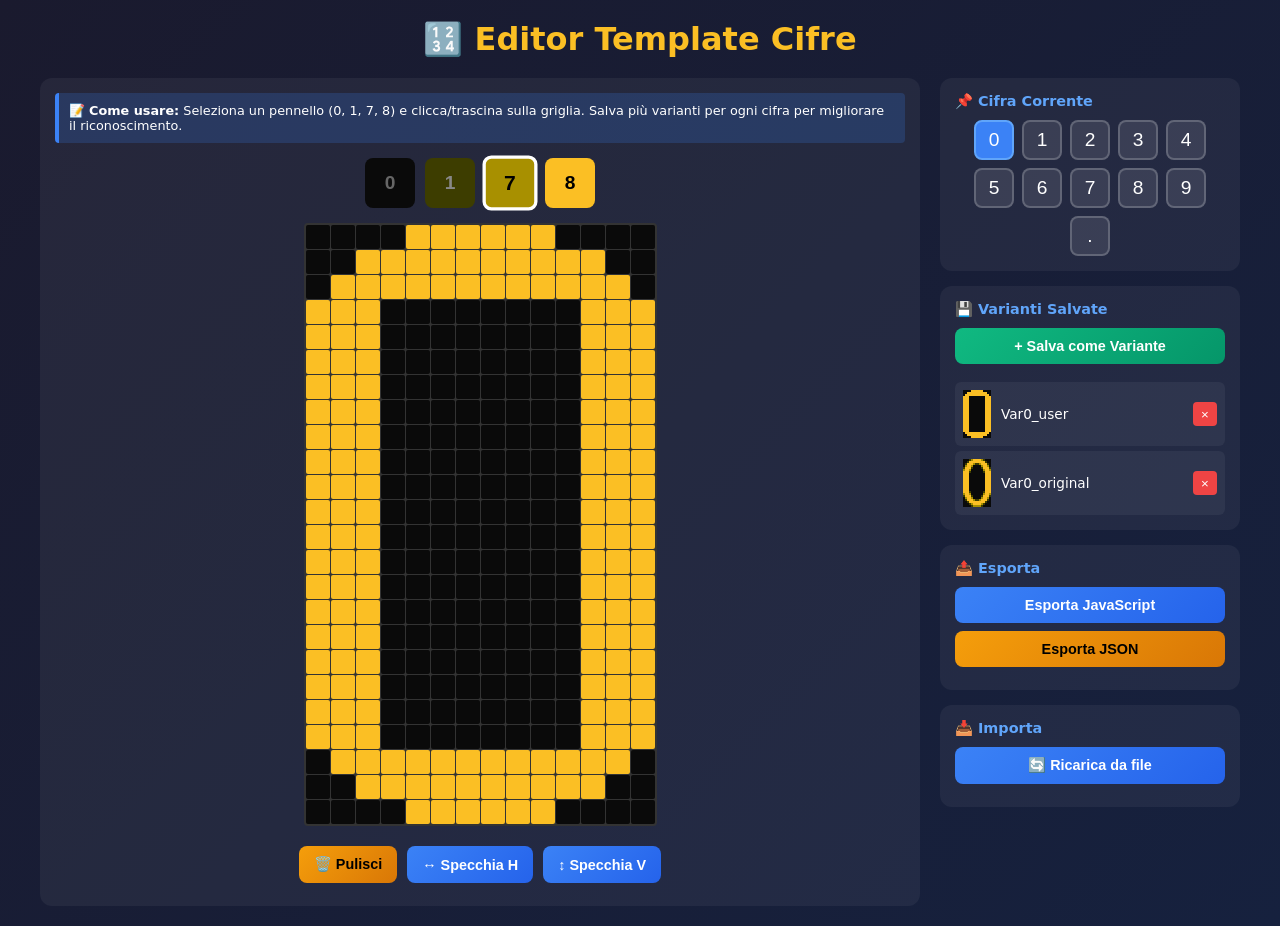
<file: template-editor.html>
<!DOCTYPE html>
<html lang="it">

<head>
    <meta charset="UTF-8">
    <meta name="viewport" content="width=device-width, initial-scale=1.0">
    <title>KikoGen - Editor Template Cifre</title>
    <style>
        * {
            box-sizing: border-box;
            margin: 0;
            padding: 0;
        }

        body {
            font-family: 'Segoe UI', system-ui, sans-serif;
            background: linear-gradient(135deg, #1a1a2e 0%, #16213e 100%);
            color: #fff;
            min-height: 100vh;
            padding: 20px;
        }

        h1 {
            text-align: center;
            margin-bottom: 20px;
            color: #fbbf24;
        }

        .container {
            max-width: 1200px;
            margin: 0 auto;
            display: grid;
            grid-template-columns: 1fr 300px;
            gap: 20px;
        }

        .editor-panel,
        .sidebar-section {
            background: rgba(255, 255, 255, 0.05);
            border-radius: 12px;
            padding: 15px;
        }

        .sidebar {
            display: flex;
            flex-direction: column;
            gap: 15px;
        }

        .sidebar-section h3 {
            margin-bottom: 10px;
            color: #60a5fa;
            font-size: 0.9rem;
        }

        .grid-container {
            display: flex;
            justify-content: center;
            margin-bottom: 20px;
        }

        .grid {
            display: grid;
            grid-template-columns: repeat(14, 24px);
            grid-template-rows: repeat(24, 24px);
            gap: 1px;
            background: #333;
            padding: 2px;
            border-radius: 4px;
        }

        .cell {
            width: 24px;
            height: 24px;
            cursor: pointer;
            transition: all 0.1s;
            border-radius: 2px;
        }

        .cell:hover {
            transform: scale(1.1);
            z-index: 1;
        }

        .cell.v0 {
            background: #0a0a0a;
        }

        .cell.v1 {
            background: #3d3d00;
        }

        .cell.v7 {
            background: #a89000;
        }

        .cell.v8 {
            background: #fbbf24;
        }

        .brush-selector {
            display: flex;
            gap: 10px;
            margin-bottom: 15px;
            justify-content: center;
        }

        .brush-btn {
            width: 50px;
            height: 50px;
            border: 3px solid transparent;
            border-radius: 8px;
            cursor: pointer;
            font-weight: bold;
            font-size: 1.2rem;
            transition: all 0.2s;
        }

        .brush-btn.active {
            border-color: #fff;
            transform: scale(1.1);
        }

        .brush-btn.b0 {
            background: #0a0a0a;
            color: #666;
        }

        .brush-btn.b1 {
            background: #3d3d00;
            color: #888;
        }

        .brush-btn.b7 {
            background: #a89000;
            color: #000;
        }

        .brush-btn.b8 {
            background: #fbbf24;
            color: #000;
        }

        .digit-selector {
            display: flex;
            gap: 8px;
            flex-wrap: wrap;
            justify-content: center;
        }

        .digit-btn {
            width: 40px;
            height: 40px;
            background: rgba(255, 255, 255, 0.1);
            border: 2px solid rgba(255, 255, 255, 0.2);
            border-radius: 8px;
            color: #fff;
            font-size: 1.2rem;
            cursor: pointer;
        }

        .digit-btn:hover {
            background: rgba(255, 255, 255, 0.2);
        }

        .digit-btn.active {
            background: #3b82f6;
            border-color: #60a5fa;
        }

        .variants-list {
            max-height: 250px;
            overflow-y: auto;
            display: flex;
            flex-direction: column;
            gap: 5px;
            margin-top: 10px;
        }

        .variant-item {
            display: flex;
            align-items: center;
            gap: 10px;
            background: rgba(255, 255, 255, 0.05);
            padding: 8px;
            border-radius: 6px;
            cursor: pointer;
        }

        .variant-item:hover {
            background: rgba(255, 255, 255, 0.1);
        }

        .variant-preview {
            width: 28px;
            height: 48px;
            display: grid;
            grid-template-columns: repeat(14, 2px);
            grid-template-rows: repeat(24, 2px);
        }

        .variant-name {
            flex: 1;
            font-size: 0.85rem;
        }

        .variant-delete {
            background: #ef4444;
            border: none;
            color: #fff;
            width: 24px;
            height: 24px;
            border-radius: 4px;
            cursor: pointer;
        }

        .btn {
            padding: 10px 15px;
            border: none;
            border-radius: 8px;
            cursor: pointer;
            font-size: 0.9rem;
            font-weight: 600;
            width: 100%;
            margin-bottom: 8px;
        }

        .btn-primary {
            background: linear-gradient(135deg, #3b82f6, #2563eb);
            color: #fff;
        }

        .btn-success {
            background: linear-gradient(135deg, #10b981, #059669);
            color: #fff;
        }

        .btn-warning {
            background: linear-gradient(135deg, #f59e0b, #d97706);
            color: #000;
        }

        .btn-danger {
            background: linear-gradient(135deg, #ef4444, #dc2626);
            color: #fff;
        }

        .btn:hover {
            transform: translateY(-2px);
            box-shadow: 0 4px 12px rgba(0, 0, 0, 0.3);
        }

        .modal {
            display: none;
            position: fixed;
            top: 0;
            left: 0;
            right: 0;
            bottom: 0;
            background: rgba(0, 0, 0, 0.8);
            z-index: 100;
            align-items: center;
            justify-content: center;
        }

        .modal.active {
            display: flex;
        }

        .modal-content {
            background: #1e293b;
            padding: 20px;
            border-radius: 12px;
            max-width: 800px;
            width: 90%;
            max-height: 80vh;
            overflow: auto;
        }

        .modal-content h2 {
            margin-bottom: 15px;
        }

        .modal-content textarea {
            width: 100%;
            height: 400px;
            background: #0f172a;
            color: #10b981;
            border: 1px solid #334155;
            border-radius: 8px;
            padding: 10px;
            font-family: monospace;
            font-size: 0.8rem;
        }

        .modal-actions {
            display: flex;
            gap: 10px;
            margin-top: 15px;
        }

        .info-box {
            background: rgba(59, 130, 246, 0.2);
            border-left: 4px solid #3b82f6;
            padding: 10px;
            border-radius: 4px;
            font-size: 0.8rem;
            margin-bottom: 15px;
        }

        .tools {
            display: flex;
            gap: 10px;
            justify-content: center;
        }

        .tools .btn {
            width: auto;
        }

        @media (max-width: 768px) {
            .container {
                grid-template-columns: 1fr;
            }
        }
    </style>
</head>

<body>
    <h1>🔢 Editor Template Cifre</h1>
    <div class="container">
        <div class="editor-panel">
            <div class="info-box">
                📝 <strong>Come usare:</strong> Seleziona un pennello (0, 1, 7, 8) e clicca/trascina sulla griglia.
                Salva più varianti per ogni cifra per migliorare il riconoscimento.
            </div>
            <div class="brush-selector">
                <button class="brush-btn b0" data-value="0" title="Nero (sfondo)">0</button>
                <button class="brush-btn b1" data-value="1" title="Alone tenue">1</button>
                <button class="brush-btn b7 active" data-value="7" title="Giallo smorzato">7</button>
                <button class="brush-btn b8" data-value="8" title="Giallo pieno">8</button>
            </div>
            <div class="grid-container">
                <div class="grid" id="grid"></div>
            </div>
            <div class="tools">
                <button class="btn btn-warning" onclick="clearGrid()">🗑️ Pulisci</button>
                <button class="btn btn-primary" onclick="flipHorizontal()">↔️ Specchia H</button>
                <button class="btn btn-primary" onclick="flipVertical()">↕️ Specchia V</button>
            </div>
        </div>
        <div class="sidebar">
            <div class="sidebar-section">
                <h3>📌 Cifra Corrente</h3>
                <div class="digit-selector">
                    <button class="digit-btn active" data-digit="0">0</button>
                    <button class="digit-btn" data-digit="1">1</button>
                    <button class="digit-btn" data-digit="2">2</button>
                    <button class="digit-btn" data-digit="3">3</button>
                    <button class="digit-btn" data-digit="4">4</button>
                    <button class="digit-btn" data-digit="5">5</button>
                    <button class="digit-btn" data-digit="6">6</button>
                    <button class="digit-btn" data-digit="7">7</button>
                    <button class="digit-btn" data-digit="8">8</button>
                    <button class="digit-btn" data-digit="9">9</button>
                    <button class="digit-btn" data-digit=".">.</button>
                </div>
            </div>
            <div class="sidebar-section">
                <h3>💾 Varianti Salvate</h3>
                <button class="btn btn-success" onclick="saveVariant()">+ Salva come Variante</button>
                <div class="variants-list" id="variantsList"></div>
            </div>
            <div class="sidebar-section">
                <h3>📤 Esporta</h3>
                <button class="btn btn-primary" onclick="exportTemplates()">Esporta JavaScript</button>
                <button class="btn btn-warning" onclick="exportJSON()">Esporta JSON</button>
            </div>
            <div class="sidebar-section">
                <h3>📥 Importa</h3>
                <button class="btn btn-primary" onclick="loadFromDigitTemplates()">🔄 Ricarica da file</button>
            </div>
        </div>
    </div>
    <div class="modal" id="exportModal">
        <div class="modal-content">
            <h2>📤 Codice Esportato</h2>
            <textarea id="exportCode" readonly></textarea>
            <div class="modal-actions">
                <button class="btn btn-success" onclick="copyExport()">📋 Copia</button>
                <button class="btn btn-primary" onclick="downloadExport()">⬇️ Scarica</button>
                <button class="btn btn-danger" onclick="closeModal()">✖️ Chiudi</button>
            </div>
        </div>
    </div>

    <!-- Load templates FIRST -->
    <script src="digit-templates.js"></script>
    <script>
        const GRID_W = 14, GRID_H = 24;
        let currentBrush = 7, currentDigit = '0', isDrawing = false, grid = [];
        let digitVariants = { '0': [], '1': [], '2': [], '3': [], '4': [], '5': [], '6': [], '7': [], '8': [], '9': [], '.': [] };

        function initGrid() {
            const gridEl = document.getElementById('grid');
            gridEl.innerHTML = '';
            grid = [];
            for (let y = 0; y < GRID_H; y++) {
                const row = [];
                for (let x = 0; x < GRID_W; x++) {
                    const cell = document.createElement('div');
                    cell.className = 'cell v0';
                    cell.dataset.x = x;
                    cell.dataset.y = y;
                    cell.addEventListener('mousedown', e => { isDrawing = true; paintCell(cell); e.preventDefault(); });
                    cell.addEventListener('mouseenter', () => { if (isDrawing) paintCell(cell); });
                    cell.addEventListener('touchstart', e => { paintCell(cell); e.preventDefault(); });
                    cell.addEventListener('touchmove', e => {
                        const t = document.elementFromPoint(e.touches[0].clientX, e.touches[0].clientY);
                        if (t && t.classList.contains('cell')) paintCell(t);
                        e.preventDefault();
                    });
                    gridEl.appendChild(cell);
                    row.push(0);
                }
                grid.push(row);
            }
            document.addEventListener('mouseup', () => isDrawing = false);
        }

        function paintCell(cell) {
            const x = +cell.dataset.x, y = +cell.dataset.y;
            grid[y][x] = currentBrush;
            cell.className = 'cell v' + currentBrush;
        }

        function clearGrid() {
            document.querySelectorAll('.cell').forEach((c, i) => {
                grid[Math.floor(i / GRID_W)][i % GRID_W] = 0;
                c.className = 'cell v0';
            });
        }

        function loadGridFromArray(arr) {
            document.querySelectorAll('.cell').forEach((c, i) => {
                const v = arr[Math.floor(i / GRID_W)][i % GRID_W];
                grid[Math.floor(i / GRID_W)][i % GRID_W] = v;
                c.className = 'cell v' + v;
            });
        }

        function flipHorizontal() { grid.forEach(r => r.reverse()); loadGridFromArray(grid); }
        function flipVertical() { grid.reverse(); loadGridFromArray(grid); }

        document.querySelectorAll('.brush-btn').forEach(b => {
            b.addEventListener('click', () => {
                document.querySelectorAll('.brush-btn').forEach(x => x.classList.remove('active'));
                b.classList.add('active');
                currentBrush = +b.dataset.value;
            });
        });

        document.querySelectorAll('.digit-btn').forEach(b => {
            b.addEventListener('click', () => {
                document.querySelectorAll('.digit-btn').forEach(x => x.classList.remove('active'));
                b.classList.add('active');
                currentDigit = b.dataset.digit;
                updateVariantsList();
                if (digitVariants[currentDigit].length > 0) loadGridFromArray(digitVariants[currentDigit][0].data);
                else clearGrid();
            });
        });

        function saveVariant() {
            const name = prompt('Nome variante per "' + currentDigit + '":', 'Var' + (digitVariants[currentDigit].length + 1));
            if (!name) return;
            digitVariants[currentDigit].push({ name, data: grid.map(r => [...r]) });
            updateVariantsList();
            saveToLocalStorage();
        }

        function updateVariantsList() {
            const list = document.getElementById('variantsList');
            const vars = digitVariants[currentDigit];
            if (!vars.length) { list.innerHTML = '<div style="color:#666;padding:10px">Nessuna variante</div>'; return; }
            list.innerHTML = '';
            vars.forEach((v, i) => {
                const item = document.createElement('div');
                item.className = 'variant-item';
                const prev = document.createElement('div');
                prev.className = 'variant-preview';
                for (let y = 0; y < GRID_H; y++) for (let x = 0; x < GRID_W; x++) {
                    const mc = document.createElement('div');
                    const val = v.data[y][x];
                    mc.style.background = val === 0 ? '#0a0a0a' : val === 1 ? '#3d3d00' : val === 7 ? '#a89000' : '#fbbf24';
                    prev.appendChild(mc);
                }
                const nm = document.createElement('span');
                nm.className = 'variant-name';
                nm.textContent = v.name;
                const del = document.createElement('button');
                del.className = 'variant-delete';
                del.textContent = '×';
                del.onclick = e => { e.stopPropagation(); if (confirm('Eliminare?')) { vars.splice(i, 1); updateVariantsList(); saveToLocalStorage(); } };
                item.appendChild(prev);
                item.appendChild(nm);
                item.appendChild(del);
                item.onclick = () => loadGridFromArray(v.data);
                list.appendChild(item);
            });
        }

        function exportTemplates() {
            let c = '/**\n * Digit Templates - KikoGen\n * Grid: ' + GRID_W + 'x' + GRID_H + '\n */\n\nconst DIGIT_TEMPLATES = {\n    GRID_WIDTH: ' + GRID_W + ',\n    GRID_HEIGHT: ' + GRID_H + ',\n';
            for (const [d, vs] of Object.entries(digitVariants)) {
                if (!vs.length) continue;
                c += '\n    \'' + d + '\': [\n';
                vs.forEach(v => {
                    c += '        { name: "' + v.name + '", data: [\n';
                    v.data.forEach(r => c += '            [' + r.join(',') + '],\n');
                    c += '        ]},\n';
                });
                c += '    ],\n';
            }
            c += '};\n\n// Export for use in main app\nif (typeof module !== \'undefined\' && module.exports) {\n    module.exports = DIGIT_TEMPLATES;\n}\n';
            document.getElementById('exportCode').value = c;
            document.getElementById('exportModal').classList.add('active');
        }

        function exportJSON() {
            document.getElementById('exportCode').value = JSON.stringify(digitVariants, null, 2);
            document.getElementById('exportModal').classList.add('active');
        }

        function copyExport() { document.getElementById('exportCode').select(); document.execCommand('copy'); alert('Copiato!'); }
        function downloadExport() {
            const c = document.getElementById('exportCode').value;
            const a = document.createElement('a');
            a.href = URL.createObjectURL(new Blob([c], { type: 'text/plain' }));
            a.download = c.startsWith('{') ? 'templates.json' : 'digit-templates.js';
            a.click();
        }
        function closeModal() { document.getElementById('exportModal').classList.remove('active'); }

        function loadFromDigitTemplates() {
            if (typeof DIGIT_TEMPLATES === 'undefined') { alert('File non trovato'); return; }
            let cnt = 0;
            for (const [d, vs] of Object.entries(DIGIT_TEMPLATES)) {
                if (d === 'GRID_WIDTH' || d === 'GRID_HEIGHT' || !Array.isArray(vs)) continue;
                digitVariants[d] = vs.map((v, i) => ({ name: v.name || ('Var' + (i + 1)), data: v.data }));
                cnt += vs.length;
            }
            updateVariantsList();
            if (digitVariants[currentDigit].length > 0) loadGridFromArray(digitVariants[currentDigit][0].data);
            alert('✅ Caricate ' + cnt + ' varianti!');
        }

        function saveToLocalStorage() { localStorage.setItem('kiko_vars', JSON.stringify(digitVariants)); }
        function loadFromLocalStorage() {
            const s = localStorage.getItem('kiko_vars');
            if (s) { try { digitVariants = JSON.parse(s); return true; } catch (e) { } }
            return false;
        }

        // INIT
        initGrid();
        if (!loadFromLocalStorage() && typeof DIGIT_TEMPLATES !== 'undefined') loadFromDigitTemplates();
        else updateVariantsList();
        if (digitVariants[currentDigit].length > 0) loadGridFromArray(digitVariants[currentDigit][0].data);
    </script>
</body>

</html>
</file>
